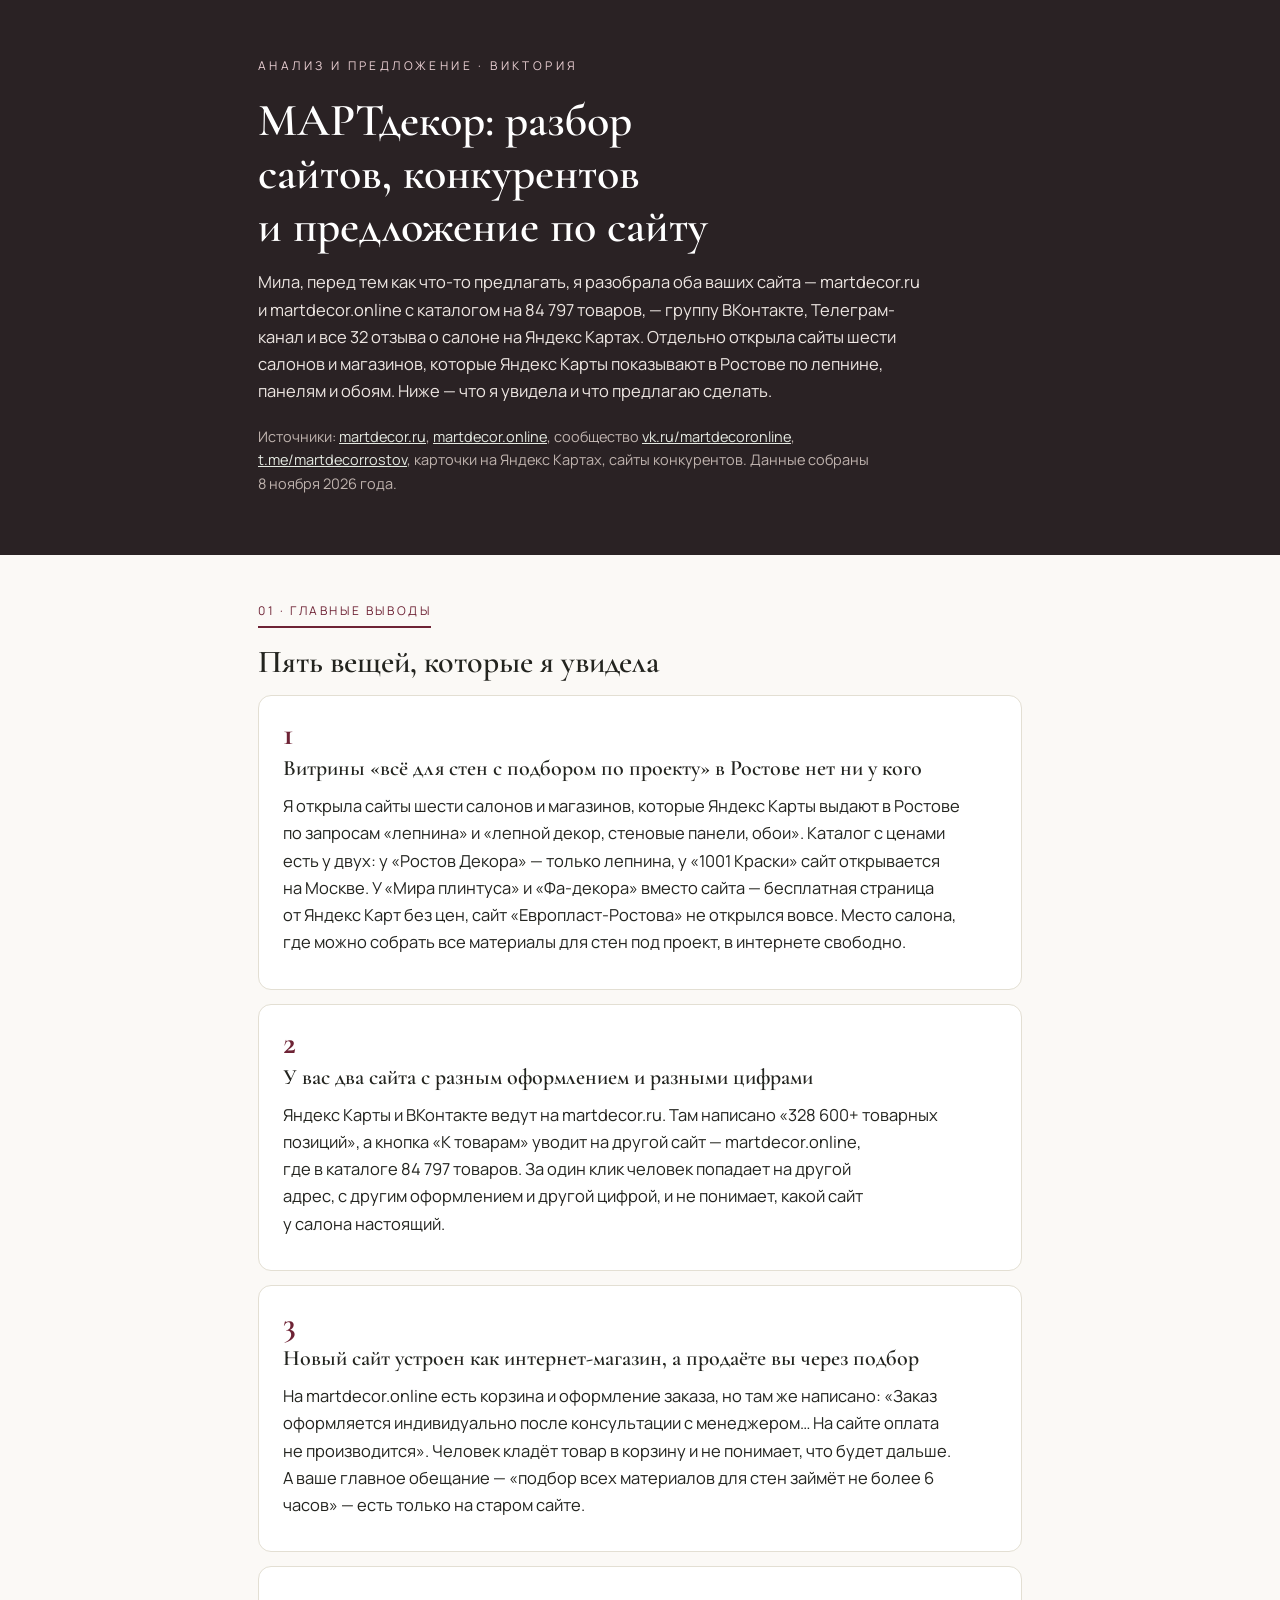
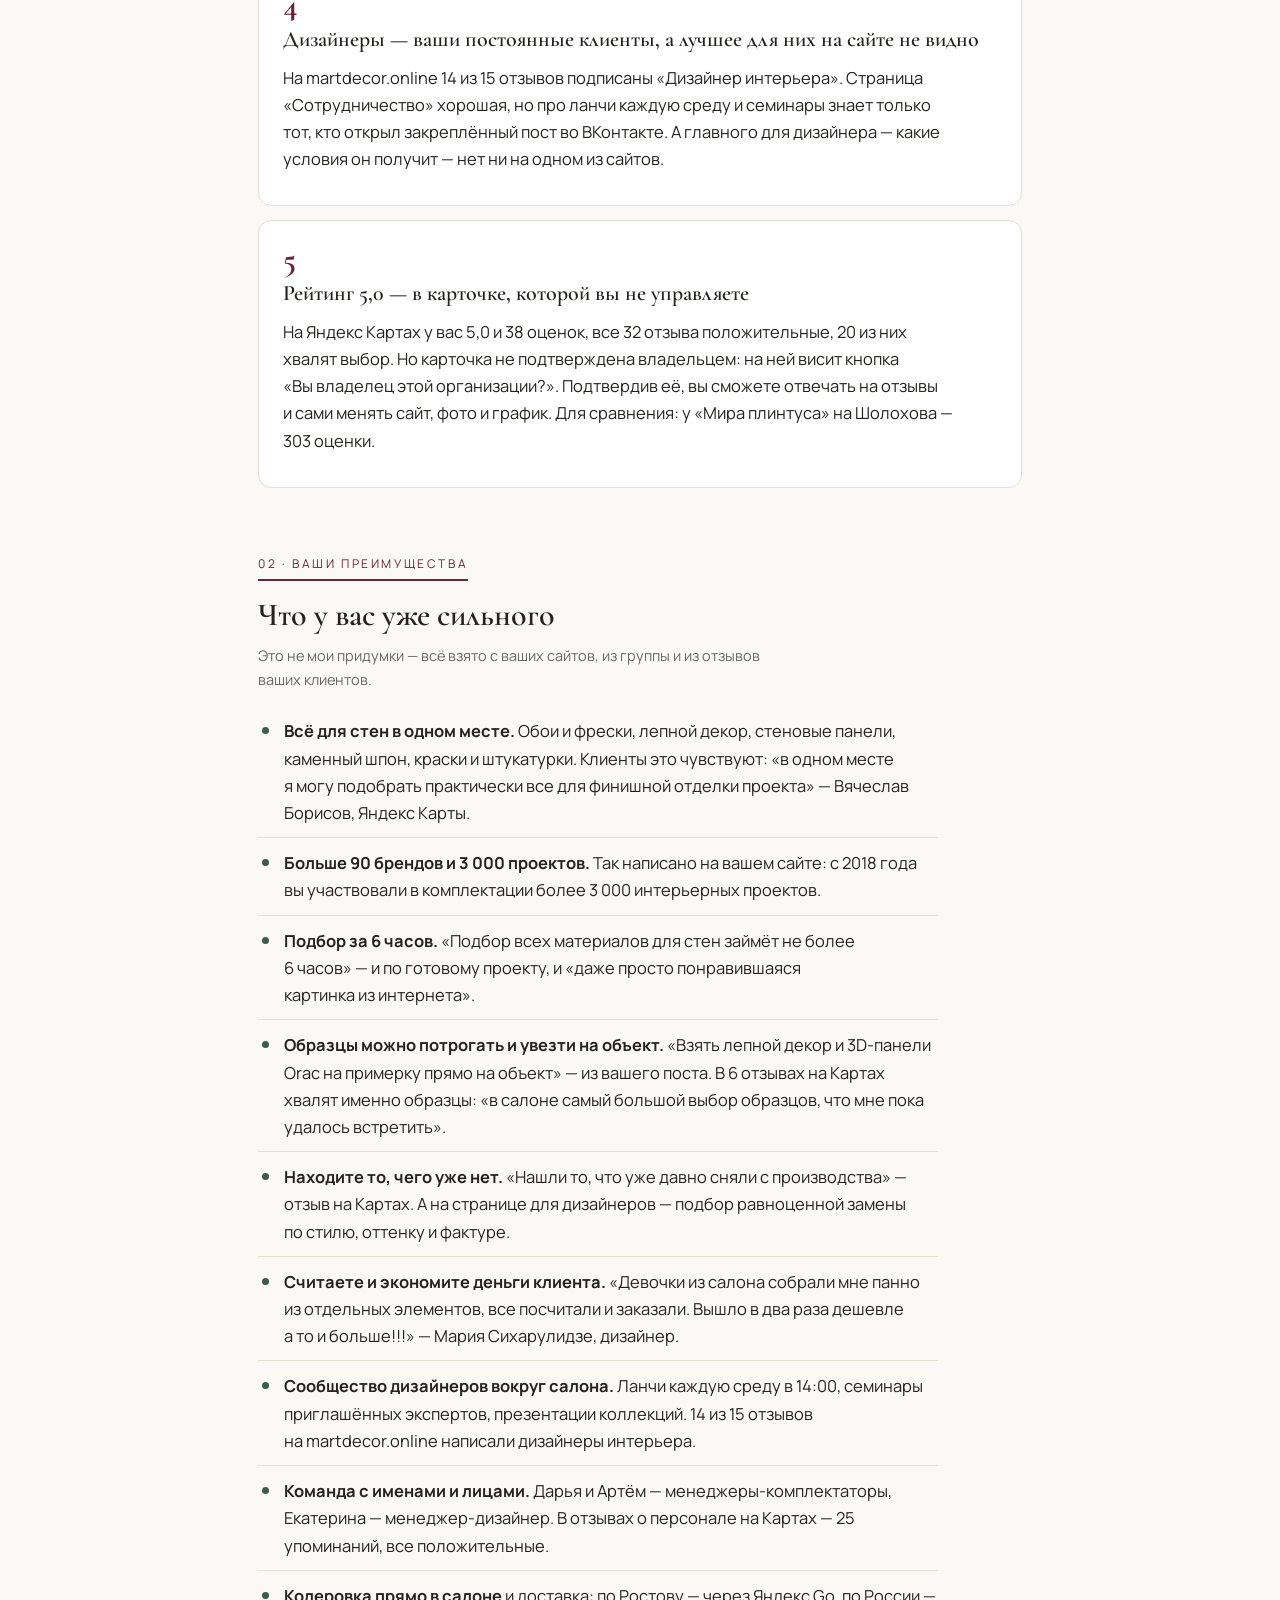
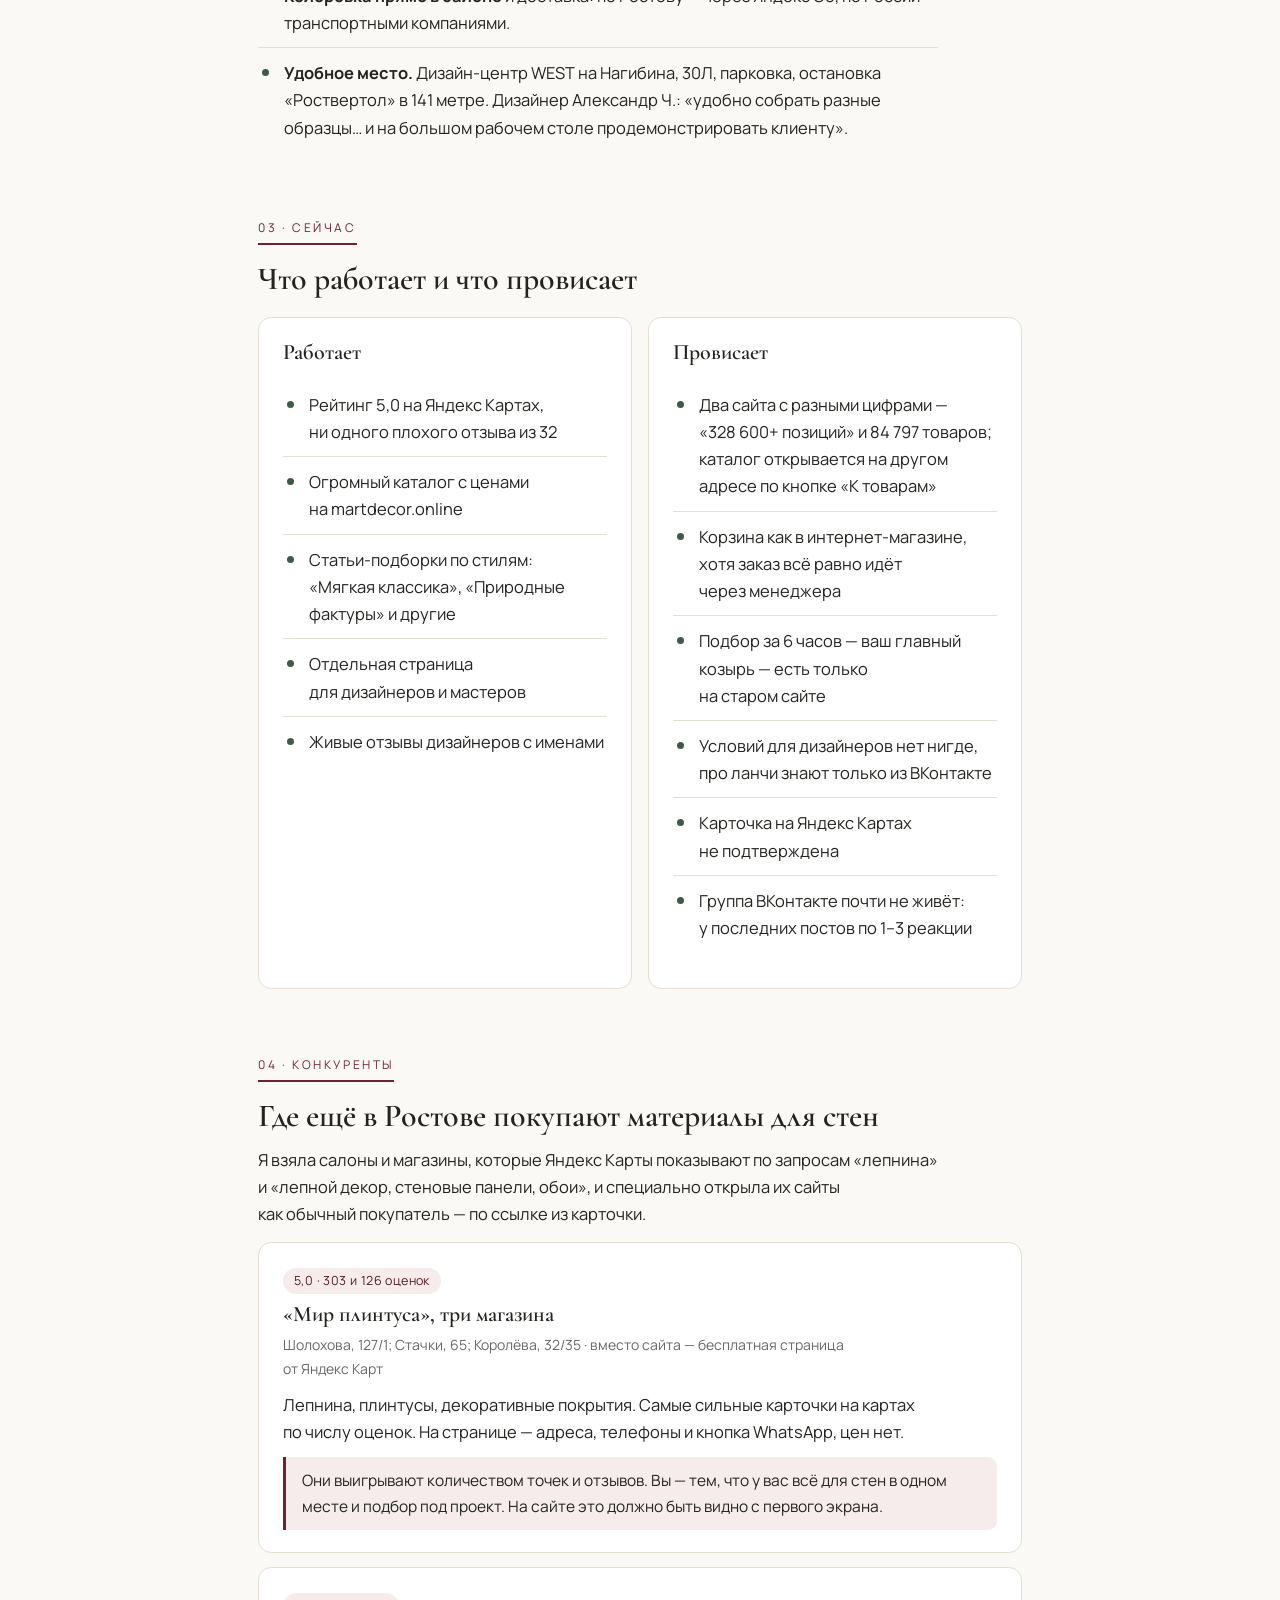
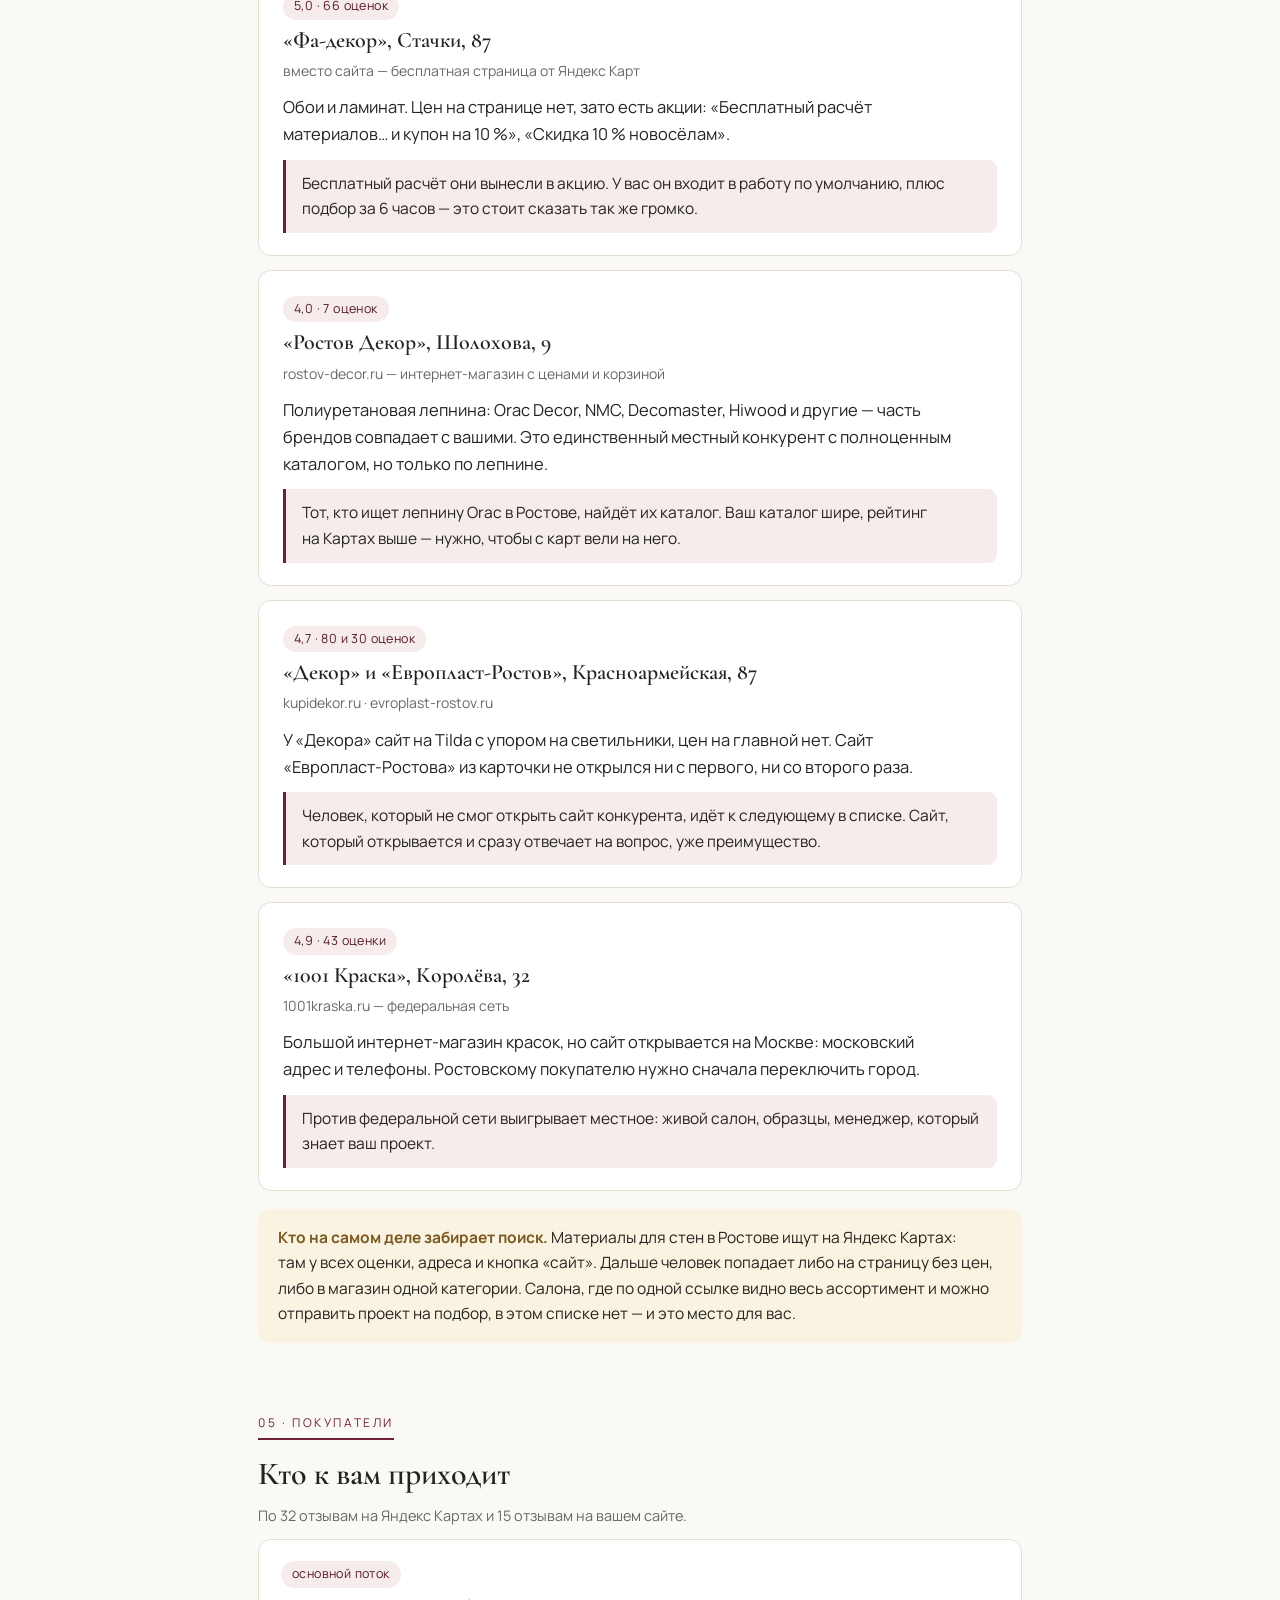
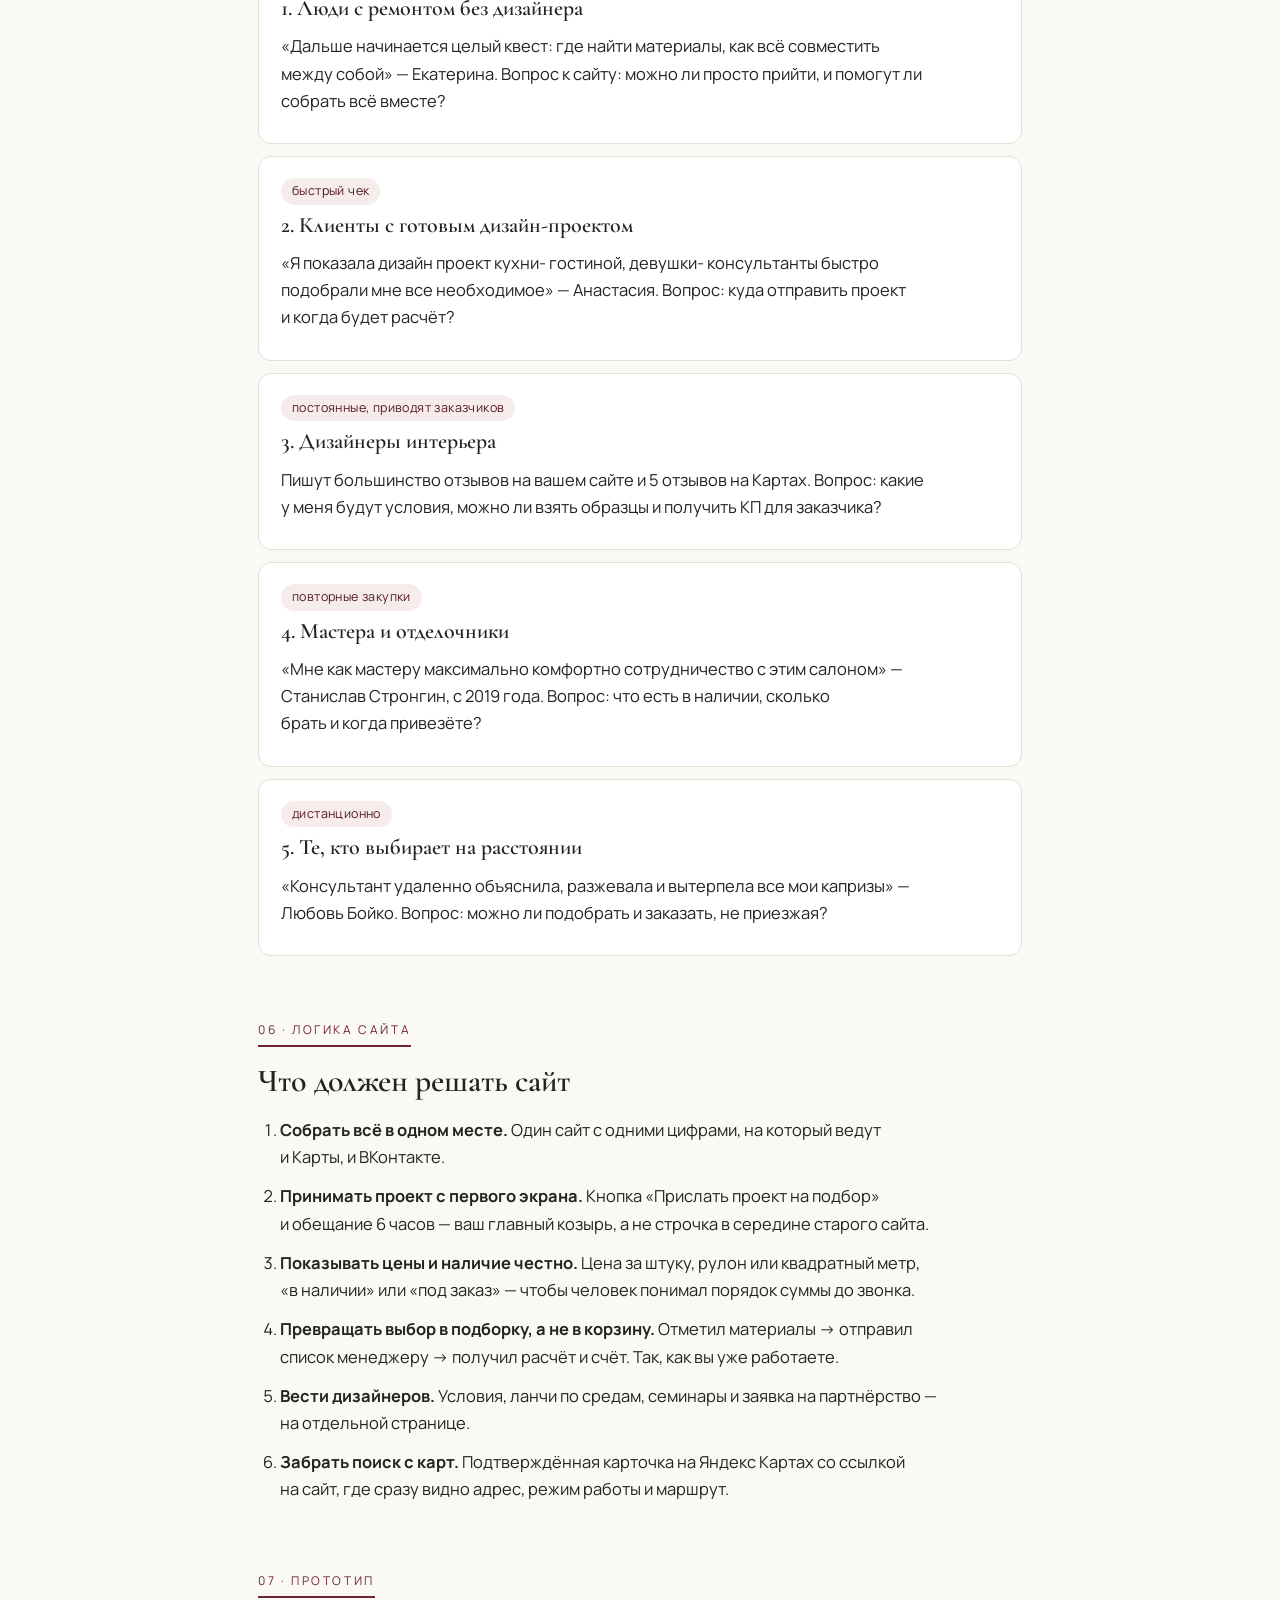
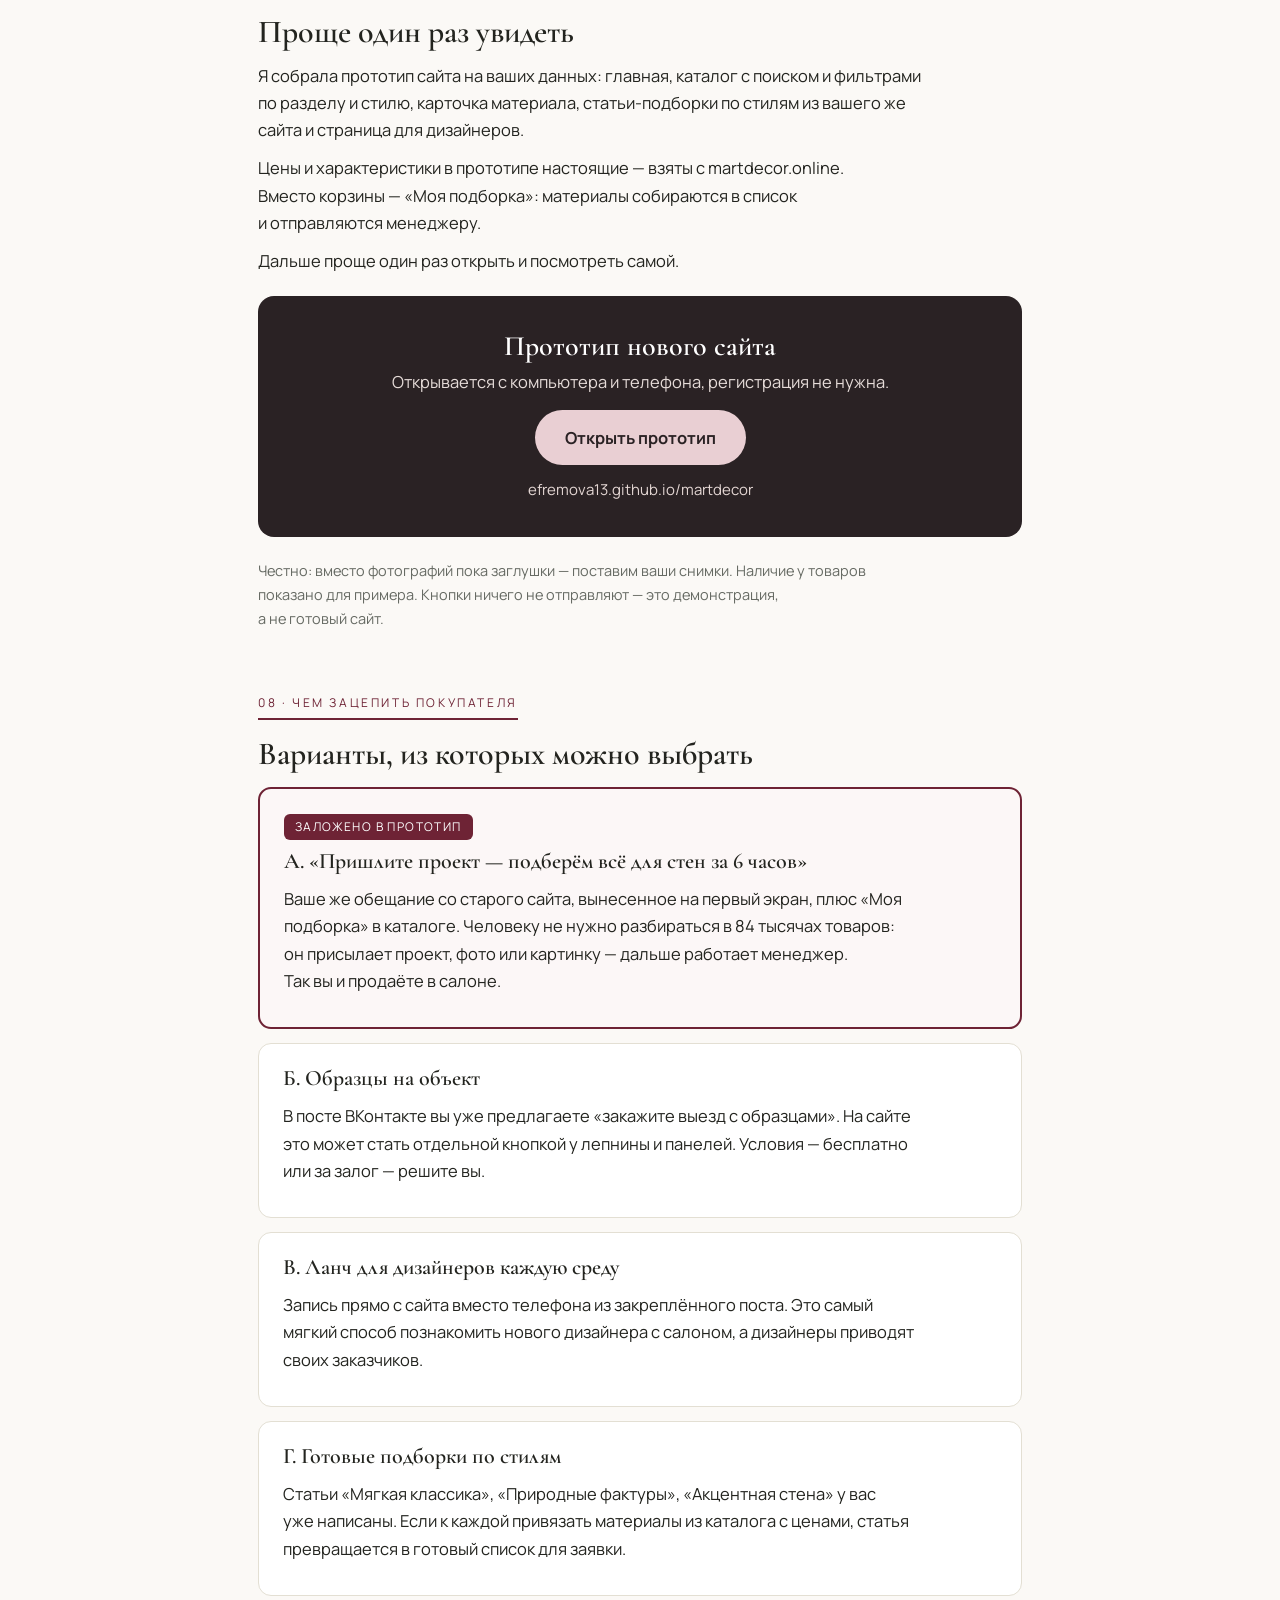
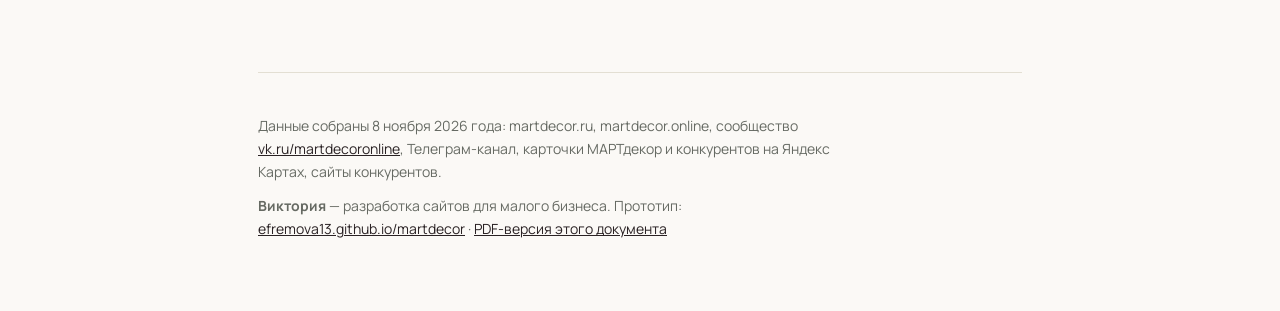
<file: kp/index.html>
<!doctype html>
<html lang="ru">
<head>
<meta charset="utf-8">
<meta name="viewport" content="width=device-width, initial-scale=1">
<meta name="robots" content="noindex, nofollow">
<title>МАРТдекор&nbsp;— анализ и&nbsp;предложение по&nbsp;сайту</title>
<link rel="preconnect" href="https://fonts.googleapis.com">
<link rel="preconnect" href="https://fonts.gstatic.com" crossorigin>
<link href="https://fonts.googleapis.com/css2?family=Cormorant+Garamond:wght@500;600;700&family=Manrope:wght@400;500;600;700&display=swap" rel="stylesheet">
<style>
/* Роли цветов постоянные, значения — под клиента: акцент из логотипа или обложки группы */
:root{
  --sage:#6E2335; --sage-dark:#2A2224; --sage-ink:#551A29; --gold:#3E5B4A; --mint:#E9CFD3;
  --bg:#FBF9F6; --paper:#fff; --ink:#23241F; --muted:#666A63; --line:#E3DFD3; --tint:#F6ECEC; --warn:#FBF3E2;
}
*{box-sizing:border-box}
body{margin:0;background:var(--bg);color:var(--ink);font:16.5px/1.65 Manrope,system-ui,sans-serif}
.wrap{max-width:820px;margin:0 auto;padding:0 28px}
h1,h2,h3{font-family:'Cormorant Garamond',Georgia,serif;font-weight:600;line-height:1.15;margin:0}
h1{font-size:46px;margin-bottom:16px}
h2{font-size:32px;margin:0 0 6px}
h3{font-size:22px;margin:0 0 6px}
p{margin:11px 0}
.sub{color:var(--muted);font-size:14.5px}
p.sub{max-width:72ch}
h1,h2,h3{text-wrap:balance}
p,li{text-wrap:pretty}
.wrap p,.wrap li{max-width:68ch}
.cta p{max-width:56ch}
header{background:var(--sage-dark);color:#fff;padding:56px 0 48px}
header .eyebrow{letter-spacing:3.4px;text-transform:uppercase;font-size:12px;color:var(--mint);margin-bottom:18px}
header h1{color:#fff;max-width:24ch}
header p{color:#EDE6E2;max-width:64ch}
header .sub{color:#BFB3AE;margin-top:20px}
header a{color:#E4E9E1}
section{padding:46px 0 6px}
.sec-num{display:block;width:max-content;font-size:12px;letter-spacing:2.6px;text-transform:uppercase;color:var(--sage);border-bottom:2px solid var(--sage);padding-bottom:5px;margin-bottom:16px}
.card{background:var(--paper);border:1px solid var(--line);border-radius:13px;padding:22px 24px;margin:14px 0}
.card .n{font-family:'Cormorant Garamond',serif;font-size:32px;font-weight:700;color:var(--sage);line-height:1;margin-bottom:6px}
.grid.two{display:grid;grid-template-columns:1fr 1fr;gap:16px}
@media(max-width:760px){.grid.two{grid-template-columns:1fr} h1{font-size:36px}}
.adv{list-style:none;padding:0;margin:14px 0}
.adv li{padding:11px 0 11px 26px;border-bottom:1px solid var(--line);position:relative}
.adv li:before{content:"";position:absolute;left:4px;top:21px;width:7px;height:7px;border-radius:50%;background:var(--gold)}
.adv li:last-child{border:0}
.why{background:var(--tint);border-left:3px solid var(--sage);border-radius:0 9px 9px 0;padding:11px 16px;margin-top:12px;font-size:15.5px}
.seg{background:var(--paper);border:1px solid var(--line);border-radius:13px;padding:18px 22px;margin:12px 0}
.tag{display:inline-block;background:var(--tint);color:var(--sage-ink);font-size:12.5px;letter-spacing:.4px;padding:3px 11px;border-radius:999px;margin-bottom:8px}
.src{color:var(--muted);font-size:14px;margin-top:2px}
.note{background:var(--warn);border-radius:12px;padding:16px 20px;margin:18px 0;font-size:15.5px}
.note strong{color:#7A5A22}
ol.tasks{padding-left:22px}
ol.tasks li{margin:12px 0}
.cta{background:var(--sage-dark);color:#fff;border-radius:16px;padding:34px;text-align:center;margin:22px 0}
.cta h3{color:#fff;font-size:28px}
.cta a.btn{display:inline-block;background:var(--mint);color:var(--sage-dark);padding:14px 30px;border-radius:999px;text-decoration:none;font-weight:700;margin-top:14px}
.cta .url{display:block;margin-top:13px;color:#E3D6D3;font-size:15px;word-break:break-all}
.cta p{color:#E6DCD9;max-width:56ch;margin:0 auto}
.offer{background:var(--paper);border:1px solid var(--line);border-radius:13px;padding:22px 24px;margin:14px 0}
.offer-main{border:2px solid var(--sage);background:#FCF7F7}
.badge{display:inline-block;background:var(--sage);color:#fff;font-size:12px;letter-spacing:1.4px;text-transform:uppercase;padding:3px 11px;border-radius:6px;margin-bottom:9px}
blockquote{margin:14px 0;padding:14px 20px;background:var(--paper);border-left:3px solid var(--gold);border-radius:0 9px 9px 0;font-style:italic;color:#353B36}
footer{margin-top:56px;padding:30px 0 60px;border-top:1px solid var(--line);color:var(--muted);font-size:14px}
footer p{max-width:70ch}
footer a{color:var(--sage-dark)}
@media print{
  body{background:#fff;font-size:11.5pt}
  .wrap{max-width:100%;padding:0 14mm}
  header{padding:16mm 0 11mm;-webkit-print-color-adjust:exact;print-color-adjust:exact}
  section{padding:7mm 0 0}
  h2{margin-top:2mm}
  .adv li{padding:7px 0 7px 24px}
  p{margin:8px 0}
  .card,.seg,.offer,.cta,.note,.why,blockquote{page-break-inside:avoid;break-inside:avoid;-webkit-print-color-adjust:exact;print-color-adjust:exact}
  h2,h3,.sec-num{page-break-after:avoid;break-after:avoid}
  .card,.seg,.offer{padding:16px 20px;margin:10px 0}
  .why{margin-top:9px;padding:9px 14px}
  .cta{padding:24px;margin:16px 0}
  footer{margin-top:28px;padding:18px 0 20px}
  h1{font-size:28pt}h2{font-size:20pt}h3{font-size:14pt}
  a{color:inherit;text-decoration:none}
  @page{margin:0}
}
</style>
</head>
<body>

<header>
  <div class="wrap">
    <div class="eyebrow">Анализ и&nbsp;предложение · Виктория</div>
    <h1>МАРТдекор: разбор сайтов, конкурентов и&nbsp;предложение по&nbsp;сайту</h1>
    <p>Мила, перед&nbsp;тем&nbsp;как&nbsp;что-то предлагать, я&nbsp;разобрала оба ваших сайта&nbsp;— martdecor.ru и&nbsp;martdecor.online с&nbsp;каталогом на&nbsp;84&nbsp;797 товаров,&nbsp;— группу ВКонтакте, Телеграм-канал и&nbsp;все&nbsp;32 отзыва о&nbsp;салоне на&nbsp;Яндекс Картах. Отдельно открыла сайты шести салонов и&nbsp;магазинов, которые Яндекс Карты показывают в&nbsp;Ростове по&nbsp;лепнине, панелям и&nbsp;обоям. Ниже&nbsp;— что&nbsp;я&nbsp;увидела и&nbsp;что&nbsp;предлагаю сделать.</p>
    <p class="sub">Источники: <a href="https://martdecor.ru">martdecor.ru</a>, <a href="https://martdecor.online">martdecor.online</a>, сообщество <a href="https://vk.ru/martdecoronline">vk.ru/martdecoronline</a>, <a href="https://t.me/martdecorrostov">t.me/martdecorrostov</a>, карточки на&nbsp;Яндекс Картах, сайты конкурентов. Данные собраны 8 ноября 2026 года.</p>
  </div>
</header>

<div class="wrap">

<section>
  <span class="sec-num">01 · Главные выводы</span>
  <h2>Пять вещей, которые я&nbsp;увидела</h2>
  <div class="card">
    <div class="n">1</div>
    <h3>Витрины «всё для&nbsp;стен с&nbsp;подбором по&nbsp;проекту» в&nbsp;Ростове нет&nbsp;ни&nbsp;у&nbsp;кого</h3>
    <p>Я&nbsp;открыла сайты шести салонов и&nbsp;магазинов, которые Яндекс Карты выдают в&nbsp;Ростове по&nbsp;запросам «лепнина» и&nbsp;«лепной декор, стеновые панели, обои». Каталог с&nbsp;ценами есть у&nbsp;двух: у&nbsp;«Ростов Декора»&nbsp;— только лепнина, у&nbsp;«1001 Краски» сайт открывается на&nbsp;Москве. У&nbsp;«Мира плинтуса» и&nbsp;«Фа-декора» вместо сайта&nbsp;— бесплатная страница от&nbsp;Яндекс Карт без&nbsp;цен, сайт «Европласт-Ростова» не&nbsp;открылся вовсе. Место салона, где&nbsp;можно собрать все&nbsp;материалы для&nbsp;стен под&nbsp;проект, в&nbsp;интернете свободно.</p>
  </div>
  <div class="card">
    <div class="n">2</div>
    <h3>У&nbsp;вас два сайта с&nbsp;разным оформлением и&nbsp;разными цифрами</h3>
    <p>Яндекс Карты и&nbsp;ВКонтакте ведут на&nbsp;martdecor.ru. Там&nbsp;написано «328&nbsp;600+ товарных позиций», а&nbsp;кнопка «К&nbsp;товарам» уводит на&nbsp;другой сайт&nbsp;— martdecor.online, где&nbsp;в&nbsp;каталоге 84&nbsp;797 товаров. За&nbsp;один клик человек попадает на&nbsp;другой адрес, с&nbsp;другим оформлением и&nbsp;другой цифрой, и&nbsp;не&nbsp;понимает, какой сайт у&nbsp;салона настоящий.</p>
  </div>
  <div class="card">
    <div class="n">3</div>
    <h3>Новый сайт устроен как&nbsp;интернет-магазин, а&nbsp;продаёте вы&nbsp;через&nbsp;подбор</h3>
    <p>На&nbsp;martdecor.online есть корзина и&nbsp;оформление заказа, но&nbsp;там&nbsp;же&nbsp;написано: «Заказ оформляется индивидуально после&nbsp;консультации с&nbsp;менеджером… На&nbsp;сайте оплата не&nbsp;производится». Человек кладёт товар в&nbsp;корзину и&nbsp;не&nbsp;понимает, что&nbsp;будет дальше. А&nbsp;ваше главное обещание&nbsp;— «подбор всех материалов для&nbsp;стен займёт не&nbsp;более 6 часов»&nbsp;— есть только на&nbsp;старом сайте.</p>
  </div>
  <div class="card">
    <div class="n">4</div>
    <h3>Дизайнеры&nbsp;— ваши постоянные клиенты, а&nbsp;лучшее для&nbsp;них на&nbsp;сайте не&nbsp;видно</h3>
    <p>На&nbsp;martdecor.online 14 из&nbsp;15 отзывов подписаны «Дизайнер интерьера». Страница «Сотрудничество» хорошая, но&nbsp;про&nbsp;ланчи каждую среду и&nbsp;семинары знает только тот,&nbsp;кто открыл закреплённый пост во&nbsp;ВКонтакте. А&nbsp;главного для&nbsp;дизайнера&nbsp;— какие условия он&nbsp;получит&nbsp;— нет&nbsp;ни&nbsp;на&nbsp;одном из&nbsp;сайтов.</p>
  </div>
  <div class="card">
    <div class="n">5</div>
    <h3>Рейтинг 5,0&nbsp;— в&nbsp;карточке, которой вы&nbsp;не&nbsp;управляете</h3>
    <p>На&nbsp;Яндекс Картах у&nbsp;вас 5,0 и&nbsp;38 оценок, все&nbsp;32 отзыва положительные, 20 из&nbsp;них хвалят выбор. Но&nbsp;карточка не&nbsp;подтверждена владельцем: на&nbsp;ней висит кнопка «Вы&nbsp;владелец этой&nbsp;организации?». Подтвердив её,&nbsp;вы&nbsp;сможете отвечать на&nbsp;отзывы и&nbsp;сами менять сайт, фото и&nbsp;график. Для&nbsp;сравнения: у&nbsp;«Мира плинтуса» на&nbsp;Шолохова&nbsp;— 303 оценки.</p>
  </div>
</section>

<section>
  <span class="sec-num">02 · Ваши преимущества</span>
  <h2>Что&nbsp;у&nbsp;вас уже&nbsp;сильного</h2>
  <p class="sub">Это&nbsp;не&nbsp;мои придумки&nbsp;— всё взято с&nbsp;ваших сайтов, из&nbsp;группы и&nbsp;из&nbsp;отзывов ваших клиентов.</p>
  <ul class="adv">
    <li><b>Всё для&nbsp;стен в&nbsp;одном месте.</b> Обои и&nbsp;фрески, лепной декор, стеновые панели, каменный шпон, краски и&nbsp;штукатурки. Клиенты это&nbsp;чувствуют: «в&nbsp;одном месте я&nbsp;могу подобрать практически все&nbsp;для&nbsp;финишной отделки проекта»&nbsp;— Вячеслав Борисов, Яндекс Карты.</li>
    <li><b>Больше 90 брендов и&nbsp;3&nbsp;000 проектов.</b> Так&nbsp;написано на&nbsp;вашем сайте: с&nbsp;2018 года вы&nbsp;участвовали в&nbsp;комплектации более 3&nbsp;000 интерьерных проектов.</li>
    <li><b>Подбор за&nbsp;6 часов.</b> «Подбор всех материалов для&nbsp;стен займёт не&nbsp;более 6 часов»&nbsp;— и&nbsp;по&nbsp;готовому проекту, и&nbsp;«даже просто понравившаяся картинка из&nbsp;интернета».</li>
    <li><b>Образцы можно потрогать и&nbsp;увезти на&nbsp;объект.</b> «Взять лепной декор и&nbsp;3D-панели Orac на&nbsp;примерку прямо на&nbsp;объект»&nbsp;— из&nbsp;вашего поста. В&nbsp;6 отзывах на&nbsp;Картах хвалят именно образцы: «в&nbsp;салоне самый большой выбор образцов, что&nbsp;мне пока удалось встретить».</li>
    <li><b>Находите то,&nbsp;чего уже&nbsp;нет.</b> «Нашли то,&nbsp;что&nbsp;уже&nbsp;давно сняли с&nbsp;производства»&nbsp;— отзыв на&nbsp;Картах. А&nbsp;на&nbsp;странице для&nbsp;дизайнеров&nbsp;— подбор равноценной замены по&nbsp;стилю, оттенку и&nbsp;фактуре.</li>
    <li><b>Считаете и&nbsp;экономите деньги клиента.</b> «Девочки из&nbsp;салона собрали мне панно из&nbsp;отдельных элементов, все&nbsp;посчитали и&nbsp;заказали. Вышло в&nbsp;два раза дешевле а&nbsp;то&nbsp;и&nbsp;больше!!!»&nbsp;— Мария Сихарулидзе, дизайнер.</li>
    <li><b>Сообщество дизайнеров вокруг салона.</b> Ланчи каждую среду в&nbsp;14:00, семинары приглашённых экспертов, презентации коллекций. 14 из&nbsp;15 отзывов на&nbsp;martdecor.online написали дизайнеры интерьера.</li>
    <li><b>Команда с&nbsp;именами и&nbsp;лицами.</b> Дарья и&nbsp;Артём&nbsp;— менеджеры-комплектаторы, Екатерина&nbsp;— менеджер-дизайнер. В&nbsp;отзывах о&nbsp;персонале на&nbsp;Картах&nbsp;— 25 упоминаний, все&nbsp;положительные.</li>
    <li><b>Колеровка прямо в&nbsp;салоне</b> и&nbsp;доставка: по&nbsp;Ростову&nbsp;— через&nbsp;Яндекс Go, по&nbsp;России&nbsp;— транспортными компаниями.</li>
    <li><b>Удобное место.</b> Дизайн-центр WEST на&nbsp;Нагибина, 30Л, парковка, остановка «Роствертол» в&nbsp;141 метре. Дизайнер Александр Ч.: «удобно собрать разные образцы… и&nbsp;на&nbsp;большом рабочем столе продемонстрировать клиенту».</li>
  </ul>
</section>

<section>
  <span class="sec-num">03 · Сейчас</span>
  <h2>Что&nbsp;работает и&nbsp;что&nbsp;провисает</h2>
  <div class="grid two">
    <div class="card">
      <h3>Работает</h3>
      <ul class="adv">
        <li>Рейтинг 5,0 на&nbsp;Яндекс Картах, ни&nbsp;одного плохого отзыва из&nbsp;32</li>
        <li>Огромный каталог с&nbsp;ценами на&nbsp;martdecor.online</li>
        <li>Статьи-подборки по&nbsp;стилям: «Мягкая классика», «Природные фактуры» и&nbsp;другие</li>
        <li>Отдельная страница для&nbsp;дизайнеров и&nbsp;мастеров</li>
        <li>Живые отзывы дизайнеров с&nbsp;именами</li>
      </ul>
    </div>
    <div class="card">
      <h3>Провисает</h3>
      <ul class="adv">
        <li>Два сайта с&nbsp;разными цифрами&nbsp;— «328&nbsp;600+ позиций» и&nbsp;84&nbsp;797 товаров; каталог открывается на&nbsp;другом адресе по&nbsp;кнопке «К&nbsp;товарам»</li>
        <li>Корзина как&nbsp;в&nbsp;интернет-магазине, хотя заказ всё равно идёт через&nbsp;менеджера</li>
        <li>Подбор за&nbsp;6 часов&nbsp;— ваш&nbsp;главный козырь&nbsp;— есть только на&nbsp;старом сайте</li>
        <li>Условий для&nbsp;дизайнеров нет&nbsp;нигде, про&nbsp;ланчи знают только из&nbsp;ВКонтакте</li>
        <li>Карточка на&nbsp;Яндекс Картах не&nbsp;подтверждена</li>
        <li>Группа ВКонтакте почти не&nbsp;живёт: у&nbsp;последних постов по&nbsp;1–3 реакции</li>
      </ul>
    </div>
  </div>
</section>

<section>
  <span class="sec-num">04 · Конкуренты</span>
  <h2>Где&nbsp;ещё&nbsp;в&nbsp;Ростове покупают материалы для&nbsp;стен</h2>
  <p>Я&nbsp;взяла салоны и&nbsp;магазины, которые Яндекс Карты показывают по&nbsp;запросам «лепнина» и&nbsp;«лепной декор, стеновые панели, обои», и&nbsp;специально открыла их&nbsp;сайты как&nbsp;обычный покупатель&nbsp;— по&nbsp;ссылке из&nbsp;карточки.</p>
  <div class="card">
    <span class="tag">5,0 · 303 и&nbsp;126 оценок</span>
    <h3>«Мир плинтуса», три магазина</h3>
    <p class="src">Шолохова, 127/1; Стачки, 65; Королёва, 32/35 · вместо сайта&nbsp;— бесплатная страница от&nbsp;Яндекс Карт</p>
    <p>Лепнина, плинтусы, декоративные покрытия. Самые сильные карточки на&nbsp;картах по&nbsp;числу оценок. На&nbsp;странице&nbsp;— адреса, телефоны и&nbsp;кнопка WhatsApp, цен нет.</p>
    <div class="why">Они&nbsp;выигрывают количеством точек и&nbsp;отзывов. Вы&nbsp;— тем,&nbsp;что&nbsp;у&nbsp;вас всё для&nbsp;стен в&nbsp;одном месте и&nbsp;подбор под&nbsp;проект. На&nbsp;сайте это&nbsp;должно быть видно с&nbsp;первого экрана.</div>
  </div>
  <div class="card">
    <span class="tag">5,0 · 66 оценок</span>
    <h3>«Фа-декор», Стачки, 87</h3>
    <p class="src">вместо сайта&nbsp;— бесплатная страница от&nbsp;Яндекс Карт</p>
    <p>Обои и&nbsp;ламинат. Цен на&nbsp;странице нет,&nbsp;зато есть акции: «Бесплатный расчёт материалов… и&nbsp;купон на&nbsp;10&nbsp;%», «Скидка 10&nbsp;% новосёлам».</p>
    <div class="why">Бесплатный расчёт они&nbsp;вынесли в&nbsp;акцию. У&nbsp;вас он&nbsp;входит в&nbsp;работу по&nbsp;умолчанию, плюс подбор за&nbsp;6 часов&nbsp;— это&nbsp;стоит сказать так&nbsp;же громко.</div>
  </div>
  <div class="card">
    <span class="tag">4,0 · 7 оценок</span>
    <h3>«Ростов Декор», Шолохова, 9</h3>
    <p class="src">rostov-decor.ru&nbsp;— интернет-магазин с&nbsp;ценами и&nbsp;корзиной</p>
    <p>Полиуретановая лепнина: Orac Decor, NMC, Decomaster, Hiwood и&nbsp;другие&nbsp;— часть брендов совпадает с&nbsp;вашими. Это&nbsp;единственный местный конкурент с&nbsp;полноценным каталогом, но&nbsp;только по&nbsp;лепнине.</p>
    <div class="why">Тот,&nbsp;кто ищет лепнину Orac в&nbsp;Ростове, найдёт их&nbsp;каталог. Ваш&nbsp;каталог шире, рейтинг на&nbsp;Картах выше&nbsp;— нужно, чтобы&nbsp;с&nbsp;карт вели на&nbsp;него.</div>
  </div>
  <div class="card">
    <span class="tag">4,7 · 80 и&nbsp;30 оценок</span>
    <h3>«Декор» и&nbsp;«Европласт-Ростов», Красноармейская, 87</h3>
    <p class="src">kupidekor.ru · evroplast-rostov.ru</p>
    <p>У&nbsp;«Декора» сайт на&nbsp;Tilda с&nbsp;упором на&nbsp;светильники, цен на&nbsp;главной нет.&nbsp;Сайт «Европласт-Ростова» из&nbsp;карточки не&nbsp;открылся ни&nbsp;с&nbsp;первого, ни&nbsp;со&nbsp;второго раза.</p>
    <div class="why">Человек, который не&nbsp;смог открыть сайт конкурента, идёт к&nbsp;следующему в&nbsp;списке. Сайт, который открывается и&nbsp;сразу отвечает на&nbsp;вопрос, уже&nbsp;преимущество.</div>
  </div>
  <div class="card">
    <span class="tag">4,9 · 43 оценки</span>
    <h3>«1001 Краска», Королёва, 32</h3>
    <p class="src">1001kraska.ru&nbsp;— федеральная сеть</p>
    <p>Большой интернет-магазин красок, но&nbsp;сайт открывается на&nbsp;Москве: московский адрес и&nbsp;телефоны. Ростовскому покупателю нужно сначала переключить город.</p>
    <div class="why">Против федеральной сети выигрывает местное: живой салон, образцы, менеджер, который знает ваш&nbsp;проект.</div>
  </div>
  <div class="note"><strong>Кто на&nbsp;самом деле забирает поиск.</strong> Материалы для&nbsp;стен в&nbsp;Ростове ищут на&nbsp;Яндекс Картах: там&nbsp;у&nbsp;всех оценки, адреса и&nbsp;кнопка «сайт». Дальше человек попадает либо на&nbsp;страницу без&nbsp;цен, либо в&nbsp;магазин одной категории. Салона, где&nbsp;по&nbsp;одной ссылке видно весь&nbsp;ассортимент и&nbsp;можно отправить проект на&nbsp;подбор, в&nbsp;этом списке нет&nbsp;— и&nbsp;это&nbsp;место для&nbsp;вас.</div>
</section>

<section>
  <span class="sec-num">05 · Покупатели</span>
  <h2>Кто к&nbsp;вам приходит</h2>
  <p class="sub">По&nbsp;32 отзывам на&nbsp;Яндекс Картах и&nbsp;15 отзывам на&nbsp;вашем сайте.</p>
  <div class="seg"><span class="tag">основной поток</span>
    <h3>1. Люди с&nbsp;ремонтом без&nbsp;дизайнера</h3>
    <p>«Дальше начинается целый квест: где&nbsp;найти материалы, как&nbsp;всё совместить между&nbsp;собой»&nbsp;— Екатерина. Вопрос к&nbsp;сайту: можно&nbsp;ли просто прийти, и&nbsp;помогут&nbsp;ли собрать всё вместе?</p></div>
  <div class="seg"><span class="tag">быстрый чек</span>
    <h3>2. Клиенты с&nbsp;готовым дизайн-проектом</h3>
    <p>«Я&nbsp;показала дизайн проект кухни- гостиной, девушки- консультанты быстро подобрали мне все&nbsp;необходимое»&nbsp;— Анастасия. Вопрос: куда&nbsp;отправить проект и&nbsp;когда&nbsp;будет расчёт?</p></div>
  <div class="seg"><span class="tag">постоянные, приводят заказчиков</span>
    <h3>3. Дизайнеры интерьера</h3>
    <p>Пишут большинство отзывов на&nbsp;вашем сайте и&nbsp;5 отзывов на&nbsp;Картах. Вопрос: какие у&nbsp;меня будут условия, можно&nbsp;ли взять образцы и&nbsp;получить КП для&nbsp;заказчика?</p></div>
  <div class="seg"><span class="tag">повторные закупки</span>
    <h3>4. Мастера и&nbsp;отделочники</h3>
    <p>«Мне как&nbsp;мастеру максимально комфортно сотрудничество с&nbsp;этим салоном»&nbsp;— Станислав Стронгин, с&nbsp;2019 года. Вопрос: что&nbsp;есть в&nbsp;наличии, сколько брать и&nbsp;когда&nbsp;привезёте?</p></div>
  <div class="seg"><span class="tag">дистанционно</span>
    <h3>5. Те,&nbsp;кто выбирает на&nbsp;расстоянии</h3>
    <p>«Консультант удаленно объяснила, разжевала и&nbsp;вытерпела все&nbsp;мои капризы»&nbsp;— Любовь Бойко. Вопрос: можно&nbsp;ли подобрать и&nbsp;заказать, не&nbsp;приезжая?</p></div>
</section>

<section>
  <span class="sec-num">06 · Логика сайта</span>
  <h2>Что&nbsp;должен решать сайт</h2>
  <ol class="tasks">
    <li><b>Собрать всё в&nbsp;одном месте.</b> Один сайт с&nbsp;одними цифрами, на&nbsp;который ведут и&nbsp;Карты, и&nbsp;ВКонтакте.</li>
    <li><b>Принимать проект с&nbsp;первого экрана.</b> Кнопка «Прислать проект на&nbsp;подбор» и&nbsp;обещание 6 часов&nbsp;— ваш&nbsp;главный козырь, а&nbsp;не&nbsp;строчка в&nbsp;середине старого сайта.</li>
    <li><b>Показывать цены и&nbsp;наличие честно.</b> Цена за&nbsp;штуку, рулон или&nbsp;квадратный метр, «в&nbsp;наличии» или&nbsp;«под&nbsp;заказ»&nbsp;— чтобы&nbsp;человек понимал порядок суммы до&nbsp;звонка.</li>
    <li><b>Превращать выбор в&nbsp;подборку, а&nbsp;не&nbsp;в&nbsp;корзину.</b> Отметил материалы → отправил список менеджеру → получил расчёт и&nbsp;счёт. Так,&nbsp;как&nbsp;вы&nbsp;уже&nbsp;работаете.</li>
    <li><b>Вести дизайнеров.</b> Условия, ланчи по&nbsp;средам, семинары и&nbsp;заявка на&nbsp;партнёрство&nbsp;— на&nbsp;отдельной странице.</li>
    <li><b>Забрать поиск с&nbsp;карт.</b> Подтверждённая карточка на&nbsp;Яндекс Картах со&nbsp;ссылкой на&nbsp;сайт, где&nbsp;сразу видно адрес, режим работы и&nbsp;маршрут.</li>
  </ol>
</section>

<section>
  <span class="sec-num">07 · Прототип</span>
  <h2>Проще один раз увидеть</h2>
  <p>Я&nbsp;собрала прототип сайта на&nbsp;ваших данных: главная, каталог с&nbsp;поиском и&nbsp;фильтрами по&nbsp;разделу и&nbsp;стилю, карточка материала, статьи-подборки по&nbsp;стилям из&nbsp;вашего&nbsp;же сайта и&nbsp;страница для&nbsp;дизайнеров.</p>
  <p>Цены и&nbsp;характеристики в&nbsp;прототипе настоящие&nbsp;— взяты с&nbsp;martdecor.online. Вместо корзины&nbsp;— «Моя подборка»: материалы собираются в&nbsp;список и&nbsp;отправляются менеджеру.</p>
  <p>Дальше проще один раз открыть и&nbsp;посмотреть самой.</p>
  <div class="cta">
    <h3>Прототип нового сайта</h3>
    <p>Открывается с&nbsp;компьютера и&nbsp;телефона, регистрация не&nbsp;нужна.</p>
    <a class="btn" href="../">Открыть прототип</a>
    <span class="url">efremova13.github.io/martdecor</span>
  </div>
  <p class="sub">Честно: вместо фотографий пока заглушки&nbsp;— поставим ваши снимки. Наличие у&nbsp;товаров показано для&nbsp;примера. Кнопки ничего не&nbsp;отправляют&nbsp;— это&nbsp;демонстрация, а&nbsp;не&nbsp;готовый сайт.</p>
</section>

<section>
  <span class="sec-num">08 · Чем&nbsp;зацепить покупателя</span>
  <h2>Варианты, из&nbsp;которых можно выбрать</h2>
  <div class="offer offer-main">
    <span class="badge">заложено в&nbsp;прототип</span>
    <h3>А.&nbsp;«Пришлите проект&nbsp;— подберём всё для&nbsp;стен за&nbsp;6 часов»</h3>
    <p>Ваше&nbsp;же обещание со&nbsp;старого сайта, вынесенное на&nbsp;первый экран, плюс «Моя подборка» в&nbsp;каталоге. Человеку не&nbsp;нужно разбираться в&nbsp;84 тысячах товаров: он&nbsp;присылает проект, фото или&nbsp;картинку&nbsp;— дальше работает менеджер. Так&nbsp;вы&nbsp;и&nbsp;продаёте в&nbsp;салоне.</p>
  </div>
  <div class="offer">
    <h3>Б. Образцы на&nbsp;объект</h3>
    <p>В&nbsp;посте ВКонтакте вы&nbsp;уже&nbsp;предлагаете «закажите выезд с&nbsp;образцами». На&nbsp;сайте это&nbsp;может стать отдельной кнопкой у&nbsp;лепнины и&nbsp;панелей. Условия&nbsp;— бесплатно или&nbsp;за&nbsp;залог&nbsp;— решите вы.</p>
  </div>
  <div class="offer">
    <h3>В.&nbsp;Ланч для&nbsp;дизайнеров каждую среду</h3>
    <p>Запись прямо с&nbsp;сайта вместо телефона из&nbsp;закреплённого поста. Это&nbsp;самый мягкий способ познакомить нового дизайнера с&nbsp;салоном, а&nbsp;дизайнеры приводят своих заказчиков.</p>
  </div>
  <div class="offer">
    <h3>Г. Готовые подборки по&nbsp;стилям</h3>
    <p>Статьи «Мягкая классика», «Природные фактуры», «Акцентная стена» у&nbsp;вас уже&nbsp;написаны. Если&nbsp;к&nbsp;каждой привязать материалы из&nbsp;каталога с&nbsp;ценами, статья превращается в&nbsp;готовый список для&nbsp;заявки.</p>
  </div>
</section>

<footer>
  <div class="wrap" style="padding:0">
    <p>Данные собраны 8 ноября 2026 года: martdecor.ru, martdecor.online, сообщество <a href="https://vk.ru/martdecoronline">vk.ru/martdecoronline</a>, Телеграм-канал, карточки МАРТдекор и&nbsp;конкурентов на&nbsp;Яндекс Картах, сайты конкурентов.</p>
    <p><b>Виктория</b> — разработка сайтов для&nbsp;малого бизнеса. Прототип: <a href="../">efremova13.github.io/martdecor</a> · <a href="KP-МАРТдекор.pdf">PDF-версия этого документа</a></p>
  </div>
</footer>

</div>
</body>
</html>
</file>
